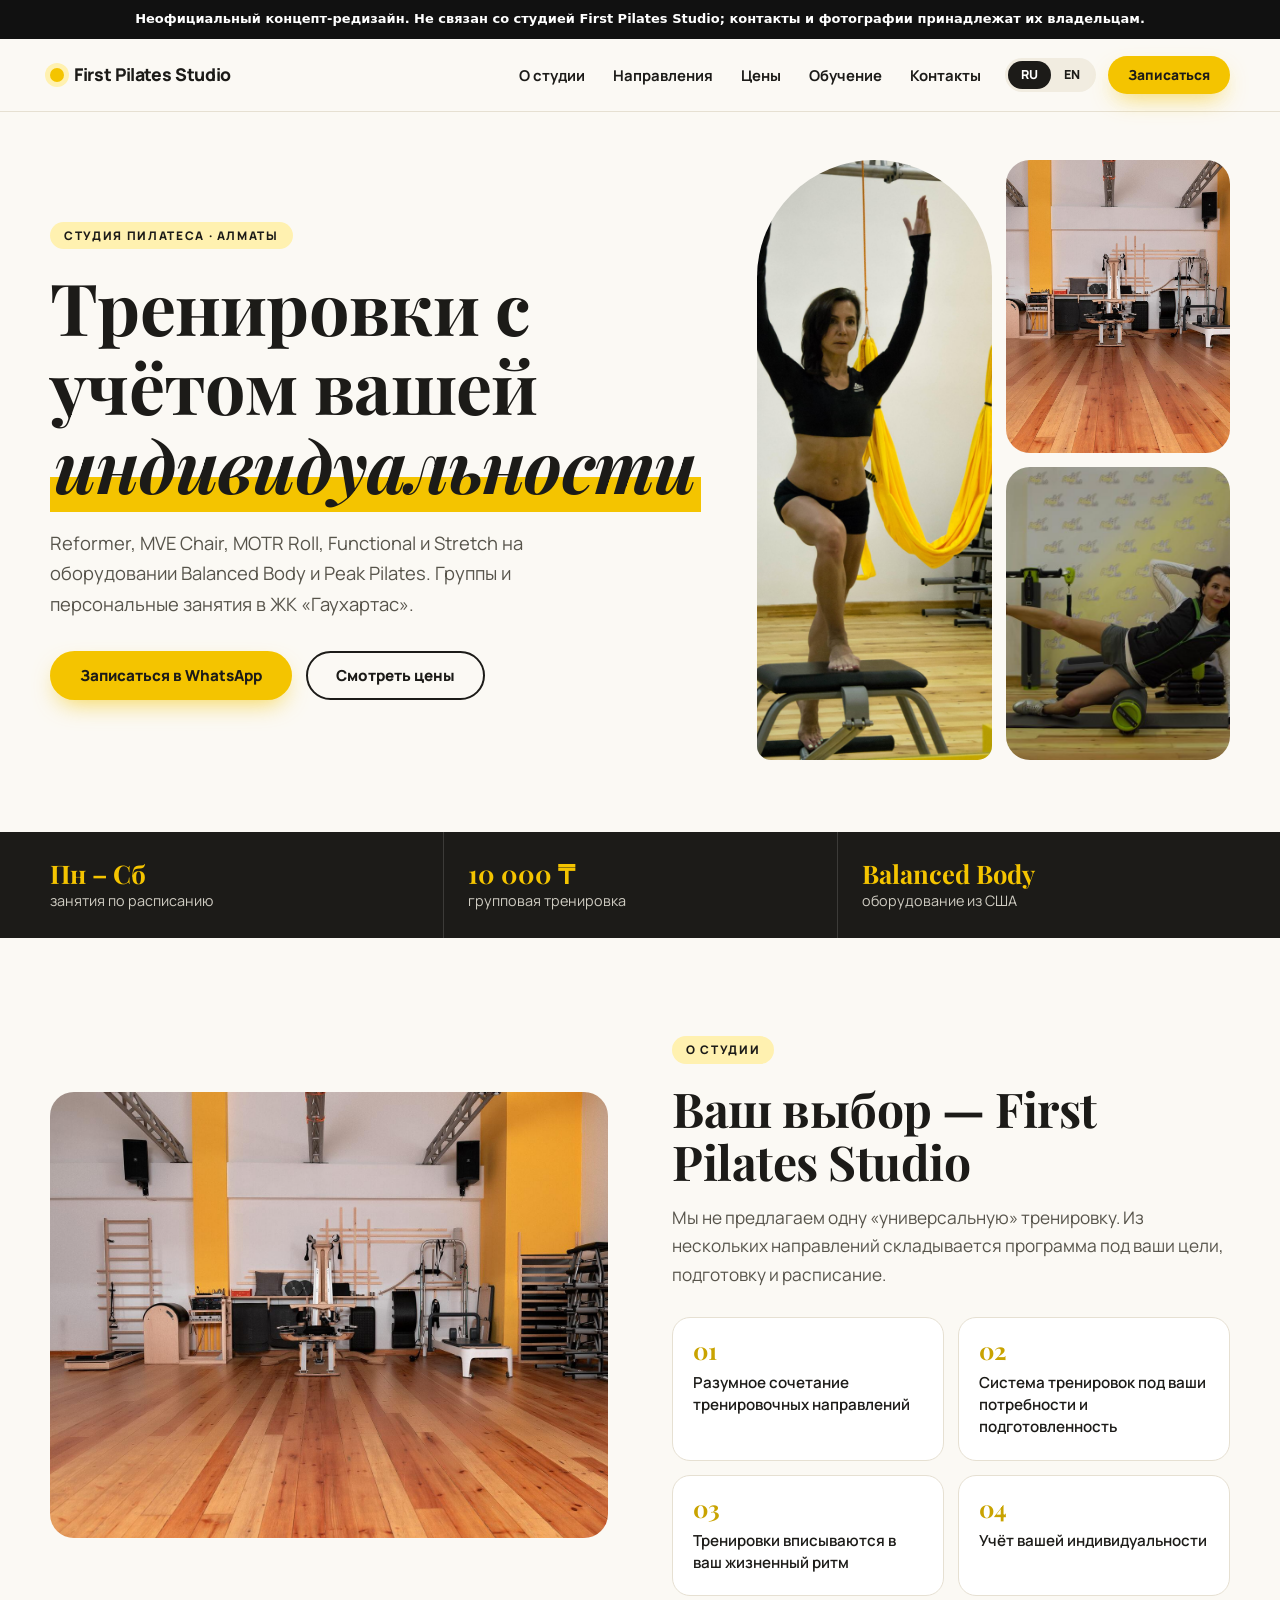
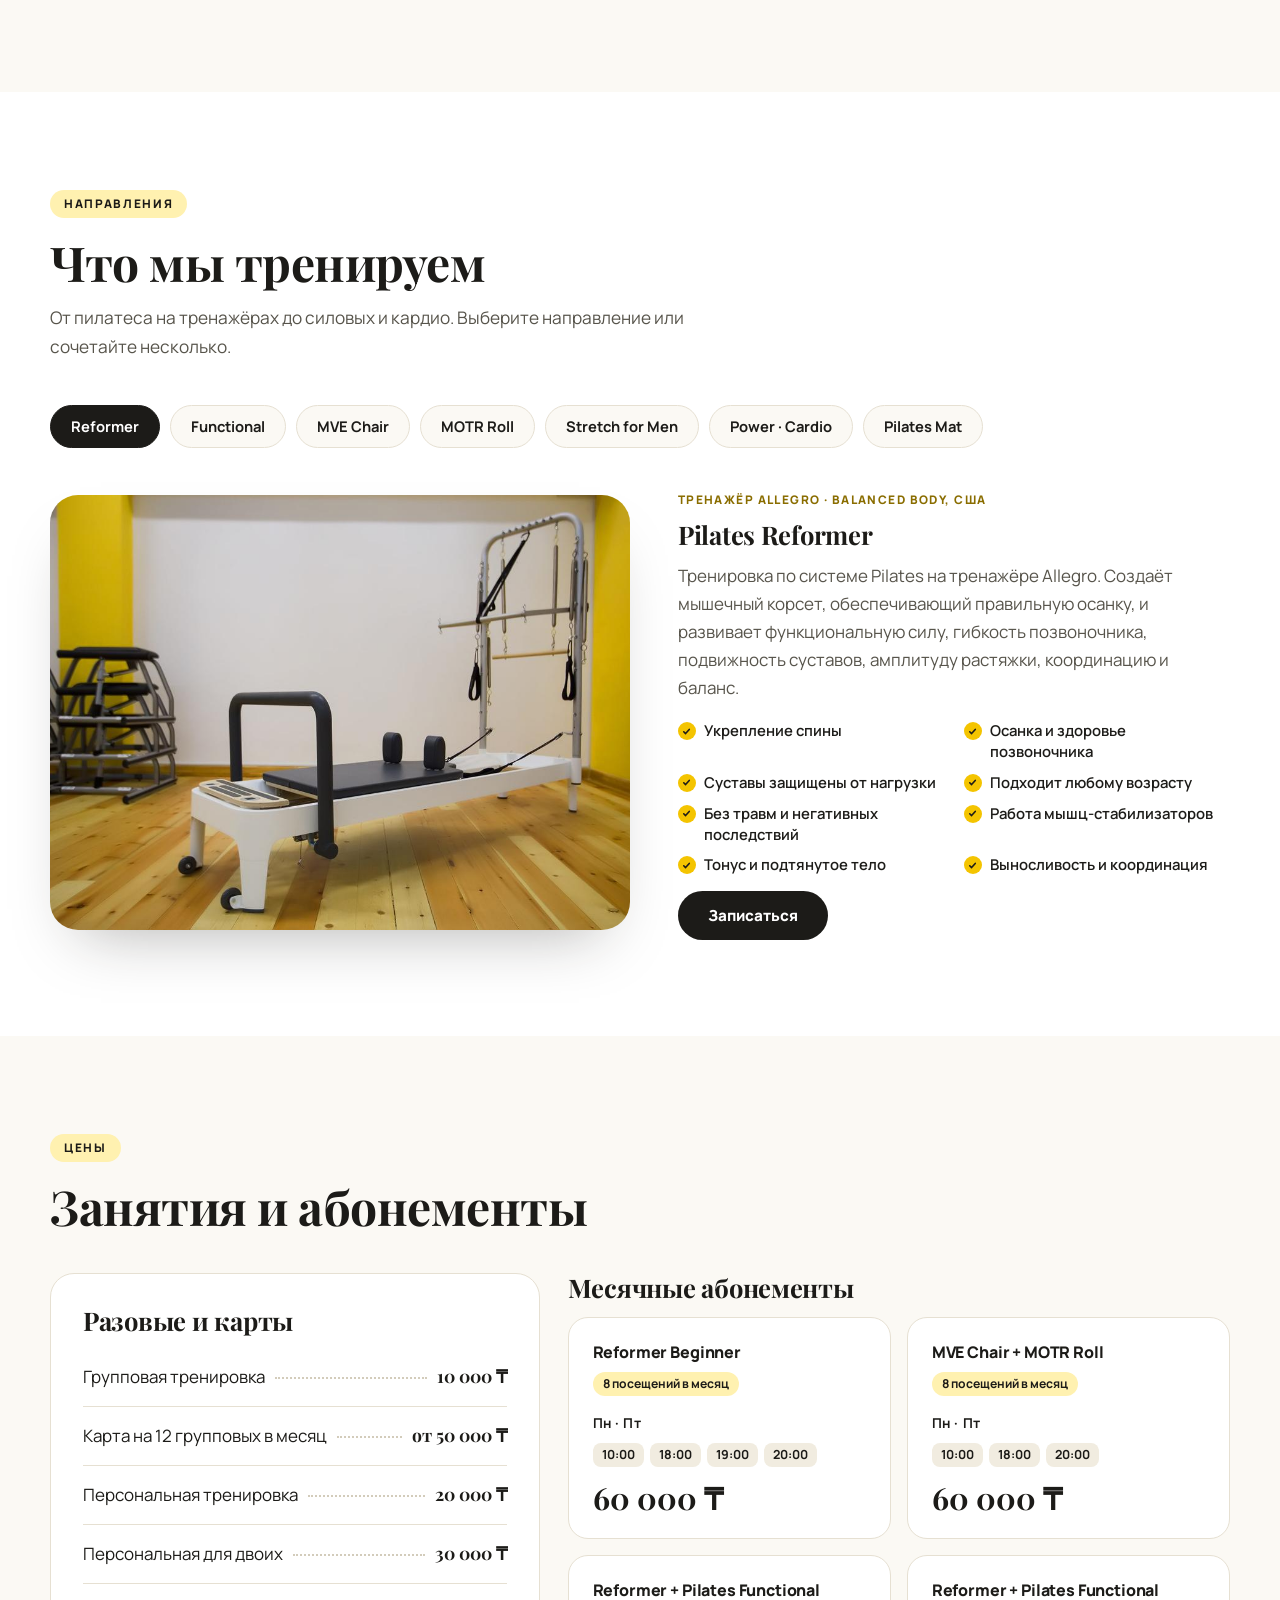
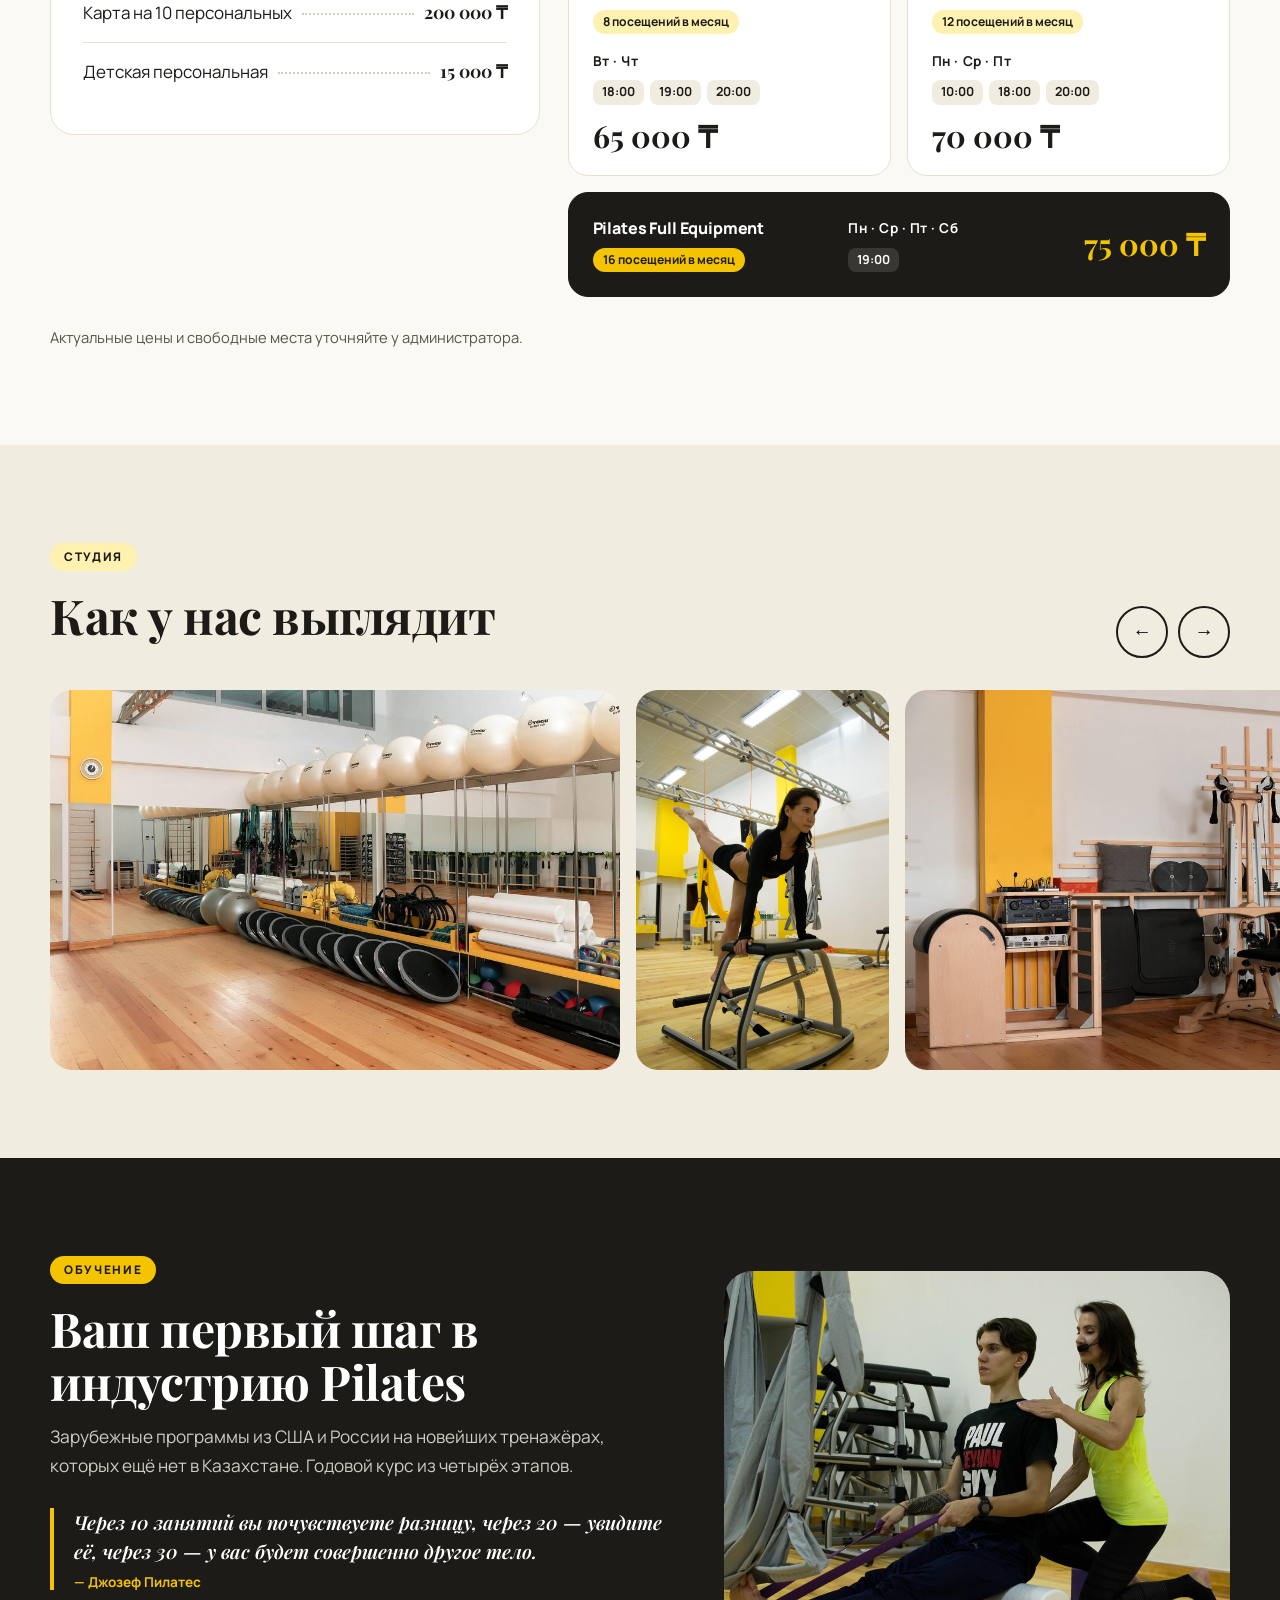
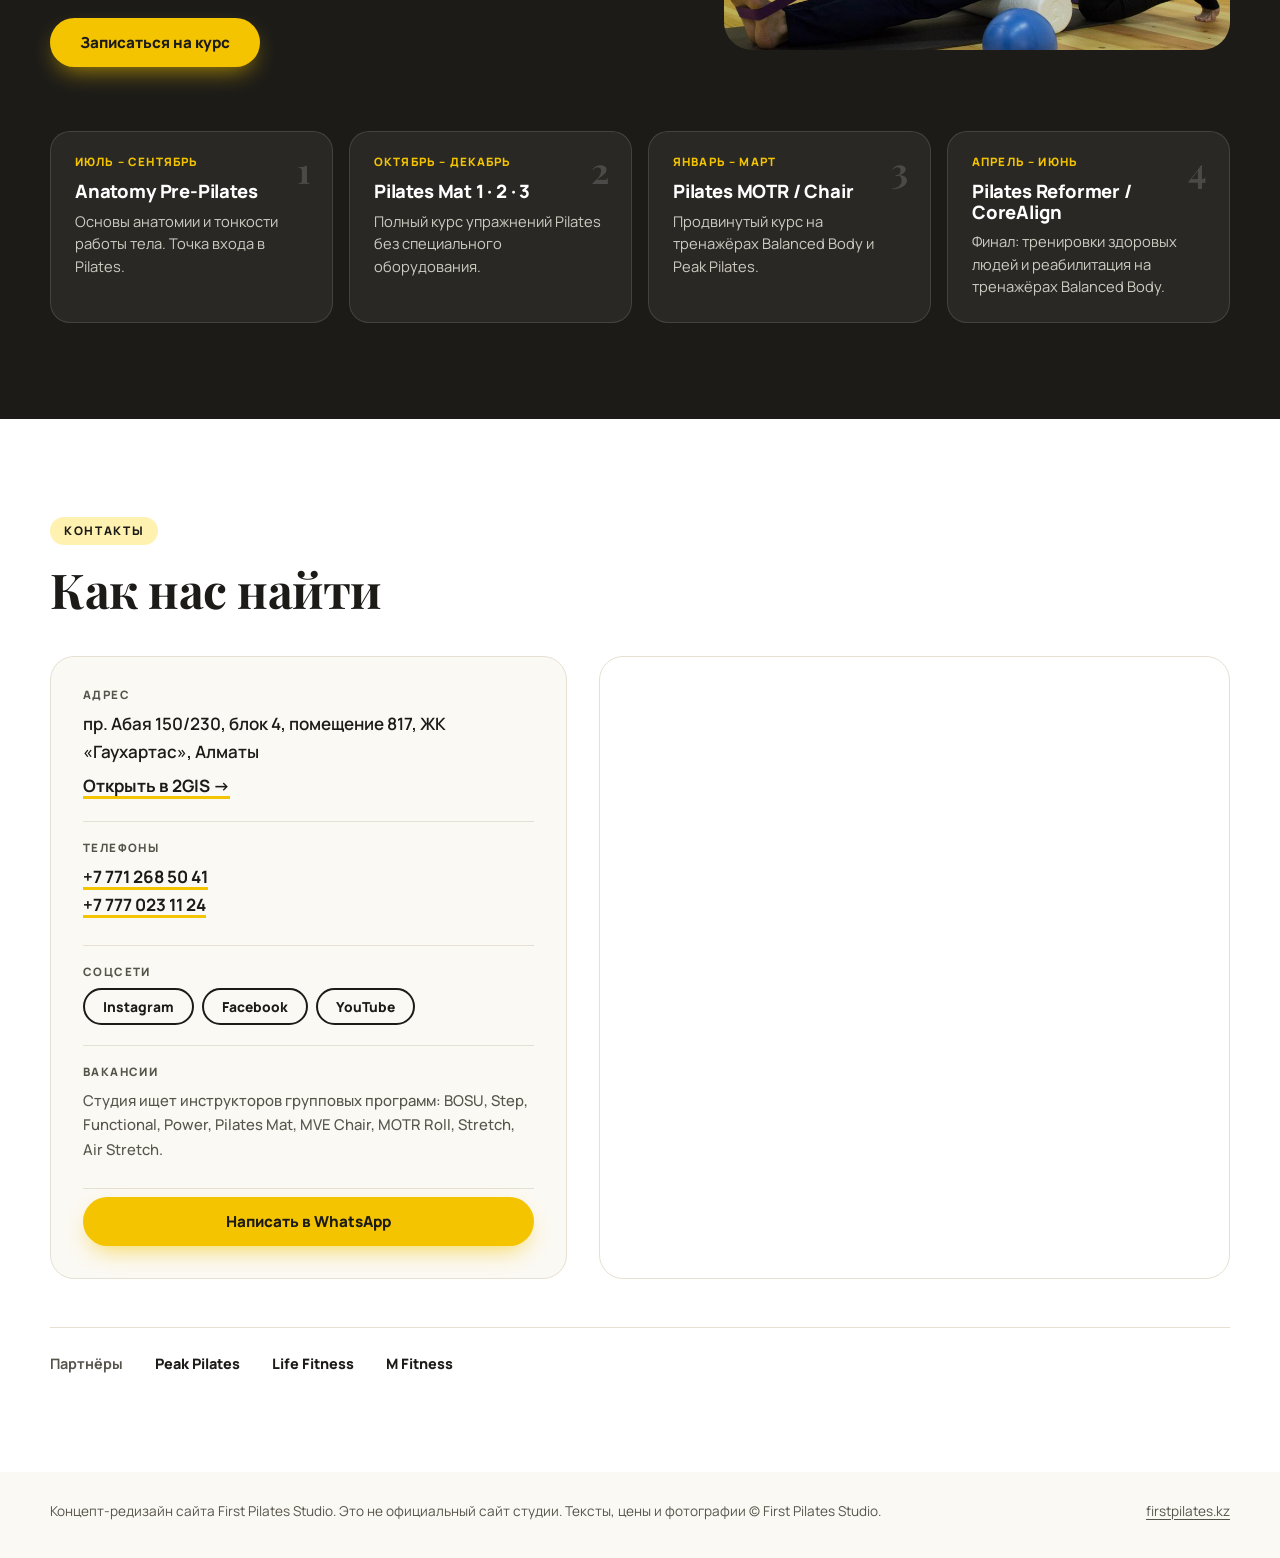
<file: index.html>
<!doctype html>
<html lang="ru">
<head>
<meta charset="UTF-8" />
<meta name="viewport" content="width=device-width, initial-scale=1" />
<meta name="robots" content="noindex, nofollow" />
<title data-en="First Pilates Studio — Pilates in Almaty: Reformer, Chair, MOTR Roll">First Pilates Studio — пилатес в Алматы: Reformer, Chair, MOTR Roll</title>
<meta name="description" content="Студия пилатеса в Алматы (ЖК «Гаухартас»): Reformer, MVE Chair, MOTR Roll, Functional, Stretch. Групповые и персональные тренировки, обучение инструкторов." data-en-content="Pilates studio in Almaty (Gaukhartas complex): Reformer, MVE Chair, MOTR Roll, Functional, Stretch. Group and personal training, instructor courses." />
<link rel="canonical" href="https://evergreen-pilates-site.pages.dev/" />
<meta property="og:type" content="website" />
<meta property="og:site_name" content="First Pilates Studio" />
<meta property="og:title" content="First Pilates Studio — пилатес в Алматы: Reformer, Chair, MOTR Roll" />
<meta property="og:description" content="Студия пилатеса в Алматы (ЖК «Гаухартас»): Reformer, MVE Chair, MOTR Roll, Functional, Stretch. Групповые и персональные тренировки, обучение инструкторов." />
<meta property="og:url" content="https://evergreen-pilates-site.pages.dev/" />
<meta property="og:image" content="https://evergreen-pilates-site.pages.dev/assets/img/studio.jpg" />
<meta name="twitter:card" content="summary_large_image" />
<link rel="icon" href="data:image/svg+xml,%3Csvg xmlns='http://www.w3.org/2000/svg' viewBox='0 0 32 32'%3E%3Ccircle cx='16' cy='16' r='12' fill='%23f4c400'/%3E%3C/svg%3E" />
<link rel="preconnect" href="https://fonts.googleapis.com" />
<link rel="preconnect" href="https://fonts.gstatic.com" crossorigin />
<link href="https://fonts.googleapis.com/css2?family=Manrope:wght@400;500;600;700;800&family=Playfair+Display:ital,wght@0,600;0,700;1,600&display=swap" rel="stylesheet" />
<link rel="stylesheet" href="/assets/css/app.css" />
</head>
<body>
<div class="concept-note" role="note" data-en="Unofficial concept redesign. Not affiliated with First Pilates Studio; contacts and photos belong to their owners.">Неофициальный концепт-редизайн. Не связан со студией First Pilates Studio; контакты и фотографии принадлежат их владельцам.</div>

<header class="site-header">
  <div class="wrap bar">
    <a href="#top" class="brand"><span class="dot"></span>First Pilates Studio</a>
    <nav class="nav" id="nav">
      <a href="#about" data-en="About">О студии</a><a href="#programs" data-en="Programs">Направления</a><a href="#pricing" data-en="Pricing">Цены</a><a href="#school" data-en="Training">Обучение</a><a href="#contact" data-en="Contact">Контакты</a>
    </nav>
    <div class="bar-right">
      <div class="lang" role="group" aria-label="Language">
        <button type="button" data-lang="ru" aria-pressed="true">RU</button>
        <button type="button" data-lang="en" aria-pressed="false">EN</button>
      </div>
      <a class="btn btn-yellow btn-sm hide-sm" href="https://wa.me/77712685041?text=%D0%97%D0%B4%D1%80%D0%B0%D0%B2%D1%81%D1%82%D0%B2%D1%83%D0%B9%D1%82%D0%B5%21%20%D0%A5%D0%BE%D1%87%D1%83%20%D0%B7%D0%B0%D0%BF%D0%B8%D1%81%D0%B0%D1%82%D1%8C%D1%81%D1%8F%20%D0%BD%D0%B0%20%D1%82%D1%80%D0%B5%D0%BD%D0%B8%D1%80%D0%BE%D0%B2%D0%BA%D1%83." data-en-href="https://wa.me/77712685041?text=Hello%21%20I%27d%20like%20to%20book%20a%20class." target="_blank" rel="noopener" data-en="Book now">Записаться</a>
      <button class="burger" type="button" aria-label="Menu" aria-expanded="false" aria-controls="nav">
        <span></span><span></span><span></span>
      </button>
    </div>
  </div>
</header>

<main id="top">

<section class="hero">
  <div class="wrap hero-grid">
    <div class="hero-copy">
      <span class="chip" data-en="Pilates studio · Almaty">Студия пилатеса · Алматы</span>
      <h1 data-en="Training built around your &lt;em&gt;individuality&lt;/em&gt;">Тренировки с учётом вашей <em>индивидуальности</em></h1>
      <p class="lead" data-en="Reformer, MVE Chair, MOTR Roll, Functional and Stretch on Balanced Body and Peak Pilates equipment. Group and personal sessions in the Gaukhartas complex.">Reformer, MVE Chair, MOTR Roll, Functional и Stretch на оборудовании Balanced Body и Peak Pilates. Группы и персональные занятия в ЖК «Гаухартас».</p>
      <div class="hero-cta">
        <a class="btn btn-yellow" href="https://wa.me/77712685041?text=%D0%97%D0%B4%D1%80%D0%B0%D0%B2%D1%81%D1%82%D0%B2%D1%83%D0%B9%D1%82%D0%B5%21%20%D0%A5%D0%BE%D1%87%D1%83%20%D0%B7%D0%B0%D0%BF%D0%B8%D1%81%D0%B0%D1%82%D1%8C%D1%81%D1%8F%20%D0%BD%D0%B0%20%D1%82%D1%80%D0%B5%D0%BD%D0%B8%D1%80%D0%BE%D0%B2%D0%BA%D1%83." data-en-href="https://wa.me/77712685041?text=Hello%21%20I%27d%20like%20to%20book%20a%20class." target="_blank" rel="noopener" data-en="Book on WhatsApp">Записаться в WhatsApp</a>
        <a class="btn btn-line" href="#pricing" data-en="See pricing">Смотреть цены</a>
      </div>
    </div>
    <div class="collage">
      <img class="c-big" src="/assets/img/hero.jpg" alt="Тренировка на подвесных гамаках" data-en-alt="Class on suspended hammocks" width="1680" height="2753" fetchpriority="high" />
      <img class="c-a" src="/assets/img/studio.jpg" alt="Светлый зал студии" data-en-alt="The bright studio hall" width="1680" height="1120" />
      <img class="c-b" src="/assets/img/g8.jpg" alt="Упражнение с роллом" data-en-alt="Exercise with a roll" width="960" height="640" />
    </div>
  </div>
</section>

<div class="strip">
  <div class="wrap strip-grid">
    <div><b data-en="Mon – Sat">Пн – Сб</b><span data-en="classes on schedule">занятия по расписанию</span></div>
    <div><b data-en="10,000 ₸">10&nbsp;000&nbsp;₸</b><span data-en="group class">групповая тренировка</span></div>
    <div><b>Balanced Body</b><span data-en="equipment from the USA">оборудование из США</span></div>
  </div>
</div>

<section id="about" class="about">
  <div class="wrap about-grid">
    <img src="/assets/img/studio.jpg" alt="Зал First Pilates Studio" data-en-alt="First Pilates Studio hall" width="1680" height="1120" loading="lazy" />
    <div>
      <span class="eyebrow" data-en="About">О студии</span>
      <h2 data-en="Your choice — First Pilates Studio">Ваш выбор — First Pilates Studio</h2>
      <p class="muted" data-en="We don&#x27;t offer one “universal” workout. Several methods add up to a program for your goals, fitness level and schedule.">Мы не предлагаем одну «универсальную» тренировку. Из нескольких направлений складывается программа под ваши цели, подготовку и расписание.</p>
      <div class="tiles">
        <div class="tile"><span>01</span><p data-en="A sensible combination of training methods">Разумное сочетание тренировочных направлений</p></div>
        <div class="tile"><span>02</span><p data-en="A training system matched to your needs and level">Система тренировок под ваши потребности и подготовленность</p></div>
        <div class="tile"><span>03</span><p data-en="Training that fits the rhythm of your life">Тренировки вписываются в ваш жизненный ритм</p></div>
        <div class="tile"><span>04</span><p data-en="Your individuality taken into account">Учёт вашей индивидуальности</p></div>
      </div>
    </div>
  </div>
</section>

<section id="programs" class="programs">
  <div class="wrap">
    <div class="head">
      <span class="eyebrow" data-en="Programs">Направления</span>
      <h2 data-en="What we train">Что мы тренируем</h2>
      <p class="muted" data-en="From equipment Pilates to strength and cardio. Pick one program or combine several.">От пилатеса на тренажёрах до силовых и кардио. Выберите направление или сочетайте несколько.</p>
    </div>
    <div class="tabs" role="tablist" aria-label="Programs"><button class="tab" role="tab" id="tab-reformer" aria-controls="pane-reformer" aria-selected="true" data-en="Reformer">Reformer</button><button class="tab" role="tab" id="tab-functional" aria-controls="pane-functional" aria-selected="false" data-en="Functional">Functional</button><button class="tab" role="tab" id="tab-chair" aria-controls="pane-chair" aria-selected="false" data-en="MVE Chair">MVE Chair</button><button class="tab" role="tab" id="tab-motr" aria-controls="pane-motr" aria-selected="false" data-en="MOTR Roll">MOTR Roll</button><button class="tab" role="tab" id="tab-stretch" aria-controls="pane-stretch" aria-selected="false" data-en="Stretch for Men">Stretch for Men</button><button class="tab" role="tab" id="tab-power" aria-controls="pane-power" aria-selected="false" data-en="Power · Cardio">Power · Cardio</button><button class="tab" role="tab" id="tab-mat" aria-controls="pane-mat" aria-selected="false" data-en="Pilates Mat">Pilates Mat</button></div>
    <div class="panes">
      <div class="pane" role="tabpanel" id="pane-reformer" aria-labelledby="tab-reformer">
        <img src="/assets/img/reformer.jpg" alt="Тренажёр Pilates Reformer Allegro" data-en-alt="Pilates Reformer Allegro machine" width="1060" height="706" loading="eager" />
        <div class="pane-body">
          <span class="kicker" data-en="Allegro machine · Balanced Body, USA">Тренажёр Allegro · Balanced Body, США</span>
          <h3>Pilates Reformer</h3>
          <p data-en="Pilates training on the Allegro reformer. It builds a muscular corset for flawless posture and develops functional strength, spinal flexibility, joint mobility, stretch range, coordination and balance.">Тренировка по системе Pilates на тренажёре Allegro. Создаёт мышечный корсет, обеспечивающий правильную осанку, и развивает функциональную силу, гибкость позвоночника, подвижность суставов, амплитуду растяжки, координацию и баланс.</p>
          <ul class="ticks"><li data-en="Stronger back">Укрепление спины</li><li data-en="Posture and spine health">Осанка и здоровье позвоночника</li><li data-en="Joints protected from strain">Суставы защищены от нагрузки</li><li data-en="Suitable for any age">Подходит любому возрасту</li><li data-en="No injuries or side effects">Без травм и негативных последствий</li><li data-en="Works stabiliser muscles">Работа мышц-стабилизаторов</li><li data-en="Toned, lean body">Тонус и подтянутое тело</li><li data-en="Endurance and coordination">Выносливость и координация</li></ul>
          <a class="btn btn-dark" href="https://wa.me/77712685041?text=%D0%97%D0%B4%D1%80%D0%B0%D0%B2%D1%81%D1%82%D0%B2%D1%83%D0%B9%D1%82%D0%B5%21%20%D0%A5%D0%BE%D1%87%D1%83%20%D0%B7%D0%B0%D0%BF%D0%B8%D1%81%D0%B0%D1%82%D1%8C%D1%81%D1%8F%3A%20Pilates%20Reformer." data-en-href="https://wa.me/77712685041?text=Hello%21%20I%27d%20like%20to%20book%3A%20Pilates%20Reformer." target="_blank" rel="noopener" data-en="Book this">Записаться</a>
        </div>
      </div>
      <div class="pane" role="tabpanel" id="pane-functional" aria-labelledby="tab-functional" hidden>
        <img src="/assets/img/functional.jpg" alt="Тренировка Pilates Functional с оборудованием" data-en-alt="Pilates Functional class with equipment" width="1060" height="706" loading="lazy" />
        <div class="pane-body">
          <span class="kicker" data-en="Balls · rings · rollers">Мячи · кольца · роллы</span>
          <h3>Pilates Functional</h3>
          <p data-en="A program with balls, isotonic rings and rollers. It builds a muscular corset that helps keep the natural curves of the spine.">Программа с мячами, изотоническими кольцами и роллами. Создаёт мышечный корсет, который помогает сохранять правильные изгибы позвоночника.</p>
          
          <a class="btn btn-dark" href="https://wa.me/77712685041?text=%D0%97%D0%B4%D1%80%D0%B0%D0%B2%D1%81%D1%82%D0%B2%D1%83%D0%B9%D1%82%D0%B5%21%20%D0%A5%D0%BE%D1%87%D1%83%20%D0%B7%D0%B0%D0%BF%D0%B8%D1%81%D0%B0%D1%82%D1%8C%D1%81%D1%8F%3A%20Pilates%20Functional." data-en-href="https://wa.me/77712685041?text=Hello%21%20I%27d%20like%20to%20book%3A%20Pilates%20Functional." target="_blank" rel="noopener" data-en="Book this">Записаться</a>
        </div>
      </div>
      <div class="pane" role="tabpanel" id="pane-chair" aria-labelledby="tab-chair" hidden>
        <img src="/assets/img/chair.jpg" alt="Тренажёр MVE Chair" data-en-alt="MVE Chair trainer" width="1060" height="706" loading="lazy" />
        <div class="pane-body">
          <span class="kicker" data-en="Chair trainer">Тренажёр-стул</span>
          <h3>Pilates MVE Chair</h3>
          <p data-en="Training on the MVE Chair. The trainer improves the work of the muscles that hold the spine upright while seated.">Тренировка на специальном тренажёре-стуле MVE Chair. Тренажёр улучшает работу мышц, удерживающих позвоночник в положении сидя.</p>
          
          <a class="btn btn-dark" href="https://wa.me/77712685041?text=%D0%97%D0%B4%D1%80%D0%B0%D0%B2%D1%81%D1%82%D0%B2%D1%83%D0%B9%D1%82%D0%B5%21%20%D0%A5%D0%BE%D1%87%D1%83%20%D0%B7%D0%B0%D0%BF%D0%B8%D1%81%D0%B0%D1%82%D1%8C%D1%81%D1%8F%3A%20Pilates%20MVE%20Chair." data-en-href="https://wa.me/77712685041?text=Hello%21%20I%27d%20like%20to%20book%3A%20Pilates%20MVE%20Chair." target="_blank" rel="noopener" data-en="Book this">Записаться</a>
        </div>
      </div>
      <div class="pane" role="tabpanel" id="pane-motr" aria-labelledby="tab-motr" hidden>
        <img src="/assets/img/motr.jpg" alt="Тренажёр MOTR Roll" data-en-alt="MOTR Roll trainer" width="1060" height="706" loading="lazy" />
        <div class="pane-body">
          <span class="kicker" data-en="Eight planes · three resistance levels">Восемь плоскостей · три уровня нагрузки</span>
          <h3>Pilates MOTR Roll</h3>
          <p data-en="A multi-function roll with resistance cords lets you work in eight planes at one of three resistance levels. It strengthens the deep muscles and widens the range of exercises.">Многофункциональный ролл с амортизаторами позволяет работать в восьми плоскостях с одним из трёх уровней сопротивления. Увеличивает силу глубоких мышц и расширяет диапазон упражнений.</p>
          
          <a class="btn btn-dark" href="https://wa.me/77712685041?text=%D0%97%D0%B4%D1%80%D0%B0%D0%B2%D1%81%D1%82%D0%B2%D1%83%D0%B9%D1%82%D0%B5%21%20%D0%A5%D0%BE%D1%87%D1%83%20%D0%B7%D0%B0%D0%BF%D0%B8%D1%81%D0%B0%D1%82%D1%8C%D1%81%D1%8F%3A%20Pilates%20MOTR%20Roll." data-en-href="https://wa.me/77712685041?text=Hello%21%20I%27d%20like%20to%20book%3A%20Pilates%20MOTR%20Roll." target="_blank" rel="noopener" data-en="Book this">Записаться</a>
        </div>
      </div>
      <div class="pane" role="tabpanel" id="pane-stretch" aria-labelledby="tab-stretch" hidden>
        <img src="/assets/img/stretch.jpg" alt="Растяжка на гамаках" data-en-alt="Hammock stretching" width="1060" height="706" loading="lazy" />
        <div class="pane-body">
          <span class="kicker" data-en="Hammocks · Reformer · Gyrotonic®">Гамаки · Reformer · Gyrotonic®</span>
          <h3>Stretch for Men</h3>
          <p data-en="Training for elastic ligaments and large muscles, joint mobility and a flexible spine. Hammock stretching is combined with deep-muscle strengthening, Reformer work and the Gyrotonic® method on the Pulley Tower.">Тренировка для эластичности связок и крупных мышц, подвижности суставов и гибкости позвоночника. Растяжка на гамаках сочетается с укреплением глубоких мышц, а также с упражнениями на Reformer и методом Gyrotonic® на Pully Tower.</p>
          
          <a class="btn btn-dark" href="https://wa.me/77712685041?text=%D0%97%D0%B4%D1%80%D0%B0%D0%B2%D1%81%D1%82%D0%B2%D1%83%D0%B9%D1%82%D0%B5%21%20%D0%A5%D0%BE%D1%87%D1%83%20%D0%B7%D0%B0%D0%BF%D0%B8%D1%81%D0%B0%D1%82%D1%8C%D1%81%D1%8F%3A%20Stretch%20for%20Men." data-en-href="https://wa.me/77712685041?text=Hello%21%20I%27d%20like%20to%20book%3A%20Stretch%20for%20Men." target="_blank" rel="noopener" data-en="Book this">Записаться</a>
        </div>
      </div>
      <div class="pane" role="tabpanel" id="pane-power" aria-labelledby="tab-power" hidden>
        <img src="/assets/img/power.jpg" alt="Групповая функциональная тренировка" data-en-alt="Group functional training" width="1060" height="706" loading="lazy" />
        <div class="pane-body">
          <span class="kicker" data-en="Strength and cardio">Силовые и кардио</span>
          <h3>Power · Cardio · Functional training</h3>
          <p data-en="Power strengthens the large muscles of the whole body and shapes it. Cardio builds heart and overall muscular endurance. Functional training uses your own body weight to improve muscle memory and safe everyday movement.">Power укрепляет крупные мышцы всего тела и корректирует формы. Cardio развивает выносливость сердца и всех мышц. Functional training — упражнения с собственным весом, которые улучшают мышечную память и учат правильно двигаться в повседневной жизни.</p>
          
          <a class="btn btn-dark" href="https://wa.me/77712685041?text=%D0%97%D0%B4%D1%80%D0%B0%D0%B2%D1%81%D1%82%D0%B2%D1%83%D0%B9%D1%82%D0%B5%21%20%D0%A5%D0%BE%D1%87%D1%83%20%D0%B7%D0%B0%D0%BF%D0%B8%D1%81%D0%B0%D1%82%D1%8C%D1%81%D1%8F%3A%20Power%20%C2%B7%20Cardio%20%C2%B7%20Functional%20training." data-en-href="https://wa.me/77712685041?text=Hello%21%20I%27d%20like%20to%20book%3A%20Power%20%C2%B7%20Cardio%20%C2%B7%20Functional%20training." target="_blank" rel="noopener" data-en="Book this">Записаться</a>
        </div>
      </div>
      <div class="pane" role="tabpanel" id="pane-mat" aria-labelledby="tab-mat" hidden>
        <img src="/assets/img/g4.jpg" alt="Занятие Pilates Mat" data-en-alt="Pilates Mat session" width="1060" height="706" loading="lazy" />
        <div class="pane-body">
          <span class="kicker" data-en="No equipment · for beginners">Без оборудования · для начинающих</span>
          <h3>Pilates Mat I</h3>
          <p data-en="An entry-level course in the Pilates system without equipment: diaphragmatic breathing, neutral spine, core exercises for beginners and their modifications.">Начальный курс по системе Pilates без оборудования: диафрагмальное дыхание, нейтральное положение позвоночника, основные упражнения для начинающих и их модификации.</p>
          
          <a class="btn btn-dark" href="https://wa.me/77712685041?text=%D0%97%D0%B4%D1%80%D0%B0%D0%B2%D1%81%D1%82%D0%B2%D1%83%D0%B9%D1%82%D0%B5%21%20%D0%A5%D0%BE%D1%87%D1%83%20%D0%B7%D0%B0%D0%BF%D0%B8%D1%81%D0%B0%D1%82%D1%8C%D1%81%D1%8F%3A%20Pilates%20Mat%20I." data-en-href="https://wa.me/77712685041?text=Hello%21%20I%27d%20like%20to%20book%3A%20Pilates%20Mat%20I." target="_blank" rel="noopener" data-en="Book this">Записаться</a>
        </div>
      </div>
    </div>
  </div>
</section>

<section id="pricing" class="pricing">
  <div class="wrap">
    <div class="head">
      <span class="eyebrow" data-en="Pricing">Цены</span>
      <h2 data-en="Classes and memberships">Занятия и абонементы</h2>
    </div>
    <div class="pricing-grid">
      <div class="card singles">
        <h3 data-en="Single sessions and packs">Разовые и карты</h3>
        <ul class="ledger"><li><span data-en="Group class">Групповая тренировка</span><i class="leader"></i><b data-en="10,000 ₸">10 000 ₸</b></li><li><span data-en="12 group classes / month">Карта на 12 групповых в месяц</span><i class="leader"></i><b data-en="from 50,000 ₸">от 50 000 ₸</b></li><li><span data-en="Personal session">Персональная тренировка</span><i class="leader"></i><b data-en="20,000 ₸">20 000 ₸</b></li><li><span data-en="Personal session for two">Персональная для двоих</span><i class="leader"></i><b data-en="30,000 ₸">30 000 ₸</b></li><li><span data-en="10 personal sessions">Карта на 10 персональных</span><i class="leader"></i><b data-en="200,000 ₸">200 000 ₸</b></li><li><span data-en="Children&#x27;s personal session">Детская персональная</span><i class="leader"></i><b data-en="15,000 ₸">15 000 ₸</b></li></ul>
      </div>
      <div>
        <h3 class="sub" data-en="Monthly memberships">Месячные абонементы</h3>
        <div class="plans">
        <article class="plan">
          <div class="plan-top"><h4>Reformer Beginner</h4>
            <span class="pill" data-en="8 visits / month">8 посещений в месяц</span></div>
          <div class="plan-when"><strong data-en="Mon · Fri">Пн · Пт</strong><div class="chips"><span>10:00</span><span>18:00</span><span>19:00</span><span>20:00</span></div></div>
          <div class="plan-price" data-en="60,000 ₸">60 000 ₸</div>
        </article>
        <article class="plan">
          <div class="plan-top"><h4>MVE Chair + MOTR Roll</h4>
            <span class="pill" data-en="8 visits / month">8 посещений в месяц</span></div>
          <div class="plan-when"><strong data-en="Mon · Fri">Пн · Пт</strong><div class="chips"><span>10:00</span><span>18:00</span><span>20:00</span></div></div>
          <div class="plan-price" data-en="60,000 ₸">60 000 ₸</div>
        </article>
        <article class="plan">
          <div class="plan-top"><h4>Reformer + Pilates Functional</h4>
            <span class="pill" data-en="8 visits / month">8 посещений в месяц</span></div>
          <div class="plan-when"><strong data-en="Tue · Thu">Вт · Чт</strong><div class="chips"><span>18:00</span><span>19:00</span><span>20:00</span></div></div>
          <div class="plan-price" data-en="65,000 ₸">65 000 ₸</div>
        </article>
        <article class="plan">
          <div class="plan-top"><h4>Reformer + Pilates Functional</h4>
            <span class="pill" data-en="12 visits / month">12 посещений в месяц</span></div>
          <div class="plan-when"><strong data-en="Mon · Wed · Fri">Пн · Ср · Пт</strong><div class="chips"><span>10:00</span><span>18:00</span><span>20:00</span></div></div>
          <div class="plan-price" data-en="70,000 ₸">70 000 ₸</div>
        </article>
        <article class="plan plan-dark">
          <div class="plan-top"><h4>Pilates Full Equipment</h4>
            <span class="pill" data-en="16 visits / month">16 посещений в месяц</span></div>
          <div class="plan-when"><strong data-en="Mon · Wed · Fri · Sat">Пн · Ср · Пт · Сб</strong><div class="chips"><span>19:00</span></div></div>
          <div class="plan-price" data-en="75,000 ₸">75 000 ₸</div>
        </article>
        </div>
      </div>
    </div>
    <p class="note" data-en="Please confirm current prices and availability with the front desk.">Актуальные цены и свободные места уточняйте у администратора.</p>
  </div>
</section>

<section class="gallery" aria-label="Gallery">
  <div class="wrap head-row">
    <div class="head" style="margin:0">
      <span class="eyebrow" data-en="The studio">Студия</span>
      <h2 data-en="Take a look inside">Как у нас выглядит</h2>
    </div>
    <div class="arrows">
      <button type="button" class="arrow" data-dir="-1" aria-label="Back">←</button>
      <button type="button" class="arrow" data-dir="1" aria-label="Next">→</button>
    </div>
  </div>
  <div class="rail" id="rail"><img src="/assets/img/g1.jpg" alt="Зал с зеркалами и мячами" data-en-alt="Hall with mirrors and balls" width="960" height="640" loading="lazy" /><img src="/assets/img/g9.jpg" alt="Тренировка на Chair" data-en-alt="Chair workout" width="960" height="1440" loading="lazy" /><img src="/assets/img/g2.jpg" alt="Зона с тренажёрами" data-en-alt="Equipment corner" width="960" height="640" loading="lazy" /><img src="/assets/img/g3.jpg" alt="Гамаки и зеркальная стена" data-en-alt="Hammocks and mirror wall" width="960" height="640" loading="lazy" /><img src="/assets/img/g4.jpg" alt="Растяжка на полу" data-en-alt="Floor stretching" width="960" height="640" loading="lazy" /><img src="/assets/img/g5.jpg" alt="Групповое занятие на гамаках" data-en-alt="Group class on hammocks" width="960" height="640" loading="lazy" /><img src="/assets/img/g6.jpg" alt="Боковая растяжка на Chair" data-en-alt="Side stretch on the Chair" width="960" height="640" loading="lazy" /><img src="/assets/img/g7.jpg" alt="Ряд тренажёров Chair" data-en-alt="A row of Chair trainers" width="960" height="640" loading="lazy" /><img src="/assets/img/g8.jpg" alt="Упражнение с роллом" data-en-alt="Exercise with a roll" width="960" height="640" loading="lazy" /></div>
</section>

<section id="school" class="school">
  <div class="wrap">
    <div class="school-top">
      <div>
        <span class="eyebrow" data-en="Training">Обучение</span>
        <h2 data-en="Your first step into the Pilates industry">Ваш первый шаг в индустрию Pilates</h2>
        <p class="muted" data-en="Programs from the USA and Russia on the newest equipment, much of it not yet available elsewhere in Kazakhstan. A one-year course in four stages.">Зарубежные программы из США и России на новейших тренажёрах, которых ещё нет в Казахстане. Годовой курс из четырёх этапов.</p>
        <blockquote><span data-en="In 10 sessions you&#x27;ll feel the difference, in 20 you&#x27;ll see it, in 30 you&#x27;ll have a whole new body.">Через 10 занятий вы почувствуете разницу, через 20 — увидите её, через 30 — у вас будет совершенно другое тело.</span><cite data-en="— Joseph Pilates">— Джозеф Пилатес</cite></blockquote>
        <a class="btn btn-yellow" href="https://wa.me/77712685041?text=%D0%97%D0%B4%D1%80%D0%B0%D0%B2%D1%81%D1%82%D0%B2%D1%83%D0%B9%D1%82%D0%B5%21%20%D0%A5%D0%BE%D1%87%D1%83%20%D1%83%D0%B7%D0%BD%D0%B0%D1%82%D1%8C%20%D0%BF%D1%80%D0%BE%20%D0%BE%D0%B1%D1%83%D1%87%D0%B5%D0%BD%D0%B8%D0%B5%20Pilates." data-en-href="https://wa.me/77712685041?text=Hello%21%20I%27d%20like%20to%20know%20more%20about%20the%20Pilates%20training%20course." target="_blank" rel="noopener" data-en="Enquire about the course">Записаться на курс</a>
      </div>
      <img src="/assets/img/school.jpg" alt="Инструктор показывает технику упражнения" data-en-alt="An instructor demonstrating an exercise" width="1060" height="706" loading="lazy" />
    </div>
    <ol class="steps"><li class="step"><span class="step-n">1</span><span class="step-when" data-en="July – September">Июль – сентябрь</span><h4>Anatomy Pre-Pilates</h4><p data-en="The basics of anatomy and how the body works. The entry point into Pilates.">Основы анатомии и тонкости работы тела. Точка входа в Pilates.</p></li><li class="step"><span class="step-n">2</span><span class="step-when" data-en="October – December">Октябрь – декабрь</span><h4>Pilates Mat 1 · 2 · 3</h4><p data-en="A full course of Pilates exercises without special equipment.">Полный курс упражнений Pilates без специального оборудования.</p></li><li class="step"><span class="step-n">3</span><span class="step-when" data-en="January – March">Январь – март</span><h4>Pilates MOTR / Chair</h4><p data-en="An advanced course on Balanced Body and Peak Pilates equipment.">Продвинутый курс на тренажёрах Balanced Body и Peak Pilates.</p></li><li class="step"><span class="step-n">4</span><span class="step-when" data-en="April – June">Апрель – июнь</span><h4>Pilates Reformer / CoreAlign</h4><p data-en="The final stage: training healthy clients and rehabilitation on Balanced Body equipment.">Финал: тренировки здоровых людей и реабилитация на тренажёрах Balanced Body.</p></li></ol>
  </div>
</section>

<section id="contact" class="contact">
  <div class="wrap">
    <div class="head">
      <span class="eyebrow" data-en="Contact">Контакты</span>
      <h2 data-en="How to find us">Как нас найти</h2>
    </div>
    <div class="contact-grid">
      <div class="info">
        <div class="info-row"><small data-en="Address">Адрес</small>
          <p data-en="150/230 Abay Ave, block 4, room 817, Gaukhartas complex, Almaty">пр. Абая 150/230, блок 4, помещение 817, ЖК «Гаухартас», Алматы</p>
          <a href="https://2gis.kz/almaty/search/%D0%90%D0%B1%D0%B0%D1%8F%20150%2F230" target="_blank" rel="noopener" data-en="Open in 2GIS →">Открыть в 2GIS →</a></div>
        <div class="info-row"><small data-en="Phones">Телефоны</small><p><a href="tel:+77712685041">+7 771 268 50 41</a><br /><a href="tel:+77770231124">+7 777 023 11 24</a></p></div>
        <div class="info-row"><small data-en="Social media">Соцсети</small>
          <div class="socials">
            <a class="btn btn-line btn-sm" href="https://www.instagram.com/first.pilates.studio/" target="_blank" rel="noopener">Instagram</a>
            <a class="btn btn-line btn-sm" href="https://www.facebook.com/coreandpilates/" target="_blank" rel="noopener">Facebook</a>
            <a class="btn btn-line btn-sm" href="https://www.youtube.com/channel/UCIovQDitoagB2rolle4JJYA" target="_blank" rel="noopener">YouTube</a>
          </div></div>
        <div class="info-row"><small data-en="Vacancies">Вакансии</small>
          <p class="small-p" data-en="The studio is hiring group program instructors: BOSU, Step, Functional, Power, Pilates Mat, MVE Chair, MOTR Roll, Stretch, Air Stretch.">Студия ищет инструкторов групповых программ: BOSU, Step, Functional, Power, Pilates Mat, MVE Chair, MOTR Roll, Stretch, Air Stretch.</p></div>
        <a class="btn btn-yellow wide" href="https://wa.me/77712685041?text=%D0%97%D0%B4%D1%80%D0%B0%D0%B2%D1%81%D1%82%D0%B2%D1%83%D0%B9%D1%82%D0%B5%21%20%D0%A5%D0%BE%D1%87%D1%83%20%D0%B7%D0%B0%D0%BF%D0%B8%D1%81%D0%B0%D1%82%D1%8C%D1%81%D1%8F%20%D0%BD%D0%B0%20%D1%82%D1%80%D0%B5%D0%BD%D0%B8%D1%80%D0%BE%D0%B2%D0%BA%D1%83." data-en-href="https://wa.me/77712685041?text=Hello%21%20I%27d%20like%20to%20book%20a%20class." target="_blank" rel="noopener" data-en="Message us on WhatsApp">Написать в WhatsApp</a>
      </div>
      <div class="map"><iframe src="https://www.google.com/maps?q=%D0%90%D0%B1%D0%B0%D1%8F%20150/230%2C%20%D0%90%D0%BB%D0%BC%D0%B0%D1%82%D1%8B&hl=ru&z=17&output=embed" title="Карта: First Pilates Studio, Алматы" data-en-title="Map: First Pilates Studio, Almaty" loading="lazy" referrerpolicy="no-referrer-when-downgrade" allowfullscreen></iframe></div>
    </div>
    <div class="partners">
      <strong data-en="Partners">Партнёры</strong>
      <a href="http://peakpilates.kz/proekty/first-pilates-studio/" target="_blank" rel="noopener">Peak Pilates</a>
      <a href="http://www.lifefitness.kz/" target="_blank" rel="noopener">Life Fitness</a>
      <a href="http://www.mfitness.kz/" target="_blank" rel="noopener">M Fitness</a>
    </div>
  </div>
</section>
</main>

<footer class="site-footer">
  <div class="wrap foot">
    <span data-en="A concept redesign of the First Pilates Studio website. This is not the studio&#x27;s official site. Texts, prices and photos © First Pilates Studio.">Концепт-редизайн сайта First Pilates Studio. Это не официальный сайт студии. Тексты, цены и фотографии © First Pilates Studio.</span>
    <a href="https://firstpilates.kz/" target="_blank" rel="noopener">firstpilates.kz</a>
  </div>
</footer>

<script src="/assets/js/app.js" defer></script>
</body>
</html>
</file>
<file: assets/css/app.css>
/* ===== Tokens ===== */
:root {
  --yellow: #f4c400;
  --yellow-soft: #fff1b0;
  --ink: #1c1b18;
  --ink-2: #57544b;
  --bg: #fbf9f4;
  --sand: #f1ece0;
  --paper: #ffffff;
  --line: #e6e0d2;

  --serif: "Playfair Display", Georgia, "Times New Roman", serif;
  --sans: "Manrope", -apple-system, BlinkMacSystemFont, "Segoe UI", sans-serif;
  --wrap: 1180px;
  --r: 24px;
}

* { box-sizing: border-box; }
[hidden] { display: none !important; }
html { scroll-behavior: smooth; scroll-padding-top: 80px; }
body {
  margin: 0;
  background: var(--bg);
  color: var(--ink);
  font: 400 17px/1.65 var(--sans);
  -webkit-font-smoothing: antialiased;
  overflow-x: hidden;
}
img { display: block; max-width: 100%; height: auto; }
a { color: inherit; }
p { margin: 0 0 1em; }
h1, h2, h3, h4 { margin: 0; font-family: var(--serif); font-weight: 700; line-height: 1.1; letter-spacing: -0.01em; }
h1 { font-size: clamp(2.6rem, 5.6vw, 4.7rem); }
h2 { font-size: clamp(2rem, 3.8vw, 3rem); margin-bottom: 16px; }
h3 { font-size: 1.6rem; margin-bottom: 14px; }
h4 { font-size: 1.15rem; }
em { font-style: italic; }
.wrap { width: min(100% - 48px, var(--wrap)); margin-inline: auto; }
.muted { color: var(--ink-2); font-size: 1.08rem; }

.eyebrow, .chip {
  display: inline-block;
  font: 800 0.74rem/1 var(--sans);
  letter-spacing: 0.14em;
  text-transform: uppercase;
  padding: 8px 14px;
  border-radius: 999px;
  background: var(--yellow-soft);
  margin-bottom: 18px;
}
.head { max-width: 680px; margin-bottom: 40px; }
section { padding: 96px 0; }

/* ===== Buttons ===== */
.btn {
  display: inline-flex; align-items: center; justify-content: center; gap: 8px;
  padding: 15px 28px; border-radius: 999px; border: 2px solid transparent;
  font: 800 0.95rem/1 var(--sans); text-decoration: none; cursor: pointer;
  transition: transform .15s ease, background .15s ease, color .15s ease, box-shadow .15s ease;
}
.btn:hover { transform: translateY(-2px); }
.btn-yellow { background: var(--yellow); color: var(--ink); box-shadow: 0 10px 24px -8px rgba(244, 196, 0, .7); }
.btn-yellow:hover { background: #ffd526; }
.btn-dark { background: var(--ink); color: #fff; }
.btn-dark:hover { background: #33312b; }
.btn-line { border-color: var(--ink); color: var(--ink); background: transparent; }
.btn-line:hover { background: var(--ink); color: #fff; }
.btn-sm { padding: 10px 18px; font-size: 0.86rem; }
.wide { width: 100%; margin-top: 8px; }

/* ===== Header ===== */
.site-header {
  position: sticky; top: 0; z-index: 60;
  background: rgba(251, 249, 244, .9); backdrop-filter: blur(12px);
  border-bottom: 1px solid var(--line);
}
.bar { display: flex; align-items: center; gap: 24px; height: 72px; }
.brand { display: flex; align-items: center; gap: 10px; font: 800 1.1rem/1 var(--sans); text-decoration: none; letter-spacing: -0.02em; white-space: nowrap; }
.dot { width: 14px; height: 14px; border-radius: 50%; background: var(--yellow); box-shadow: 0 0 0 5px var(--yellow-soft); }
.nav { display: flex; gap: 28px; margin-left: auto; }
.nav a { text-decoration: none; font-weight: 700; font-size: 0.93rem; padding: 6px 0; background: linear-gradient(var(--yellow), var(--yellow)) 0 100% / 0 3px no-repeat; transition: background-size .2s; }
.nav a:hover { background-size: 100% 3px; }
.bar-right { display: flex; align-items: center; gap: 12px; }
.lang { display: inline-flex; padding: 3px; border-radius: 999px; background: var(--sand); }
.lang button { border: 0; background: transparent; color: var(--ink); font: 800 0.78rem/1 var(--sans); padding: 8px 13px; border-radius: 999px; cursor: pointer; }
.lang button[aria-pressed="true"] { background: var(--ink); color: #fff; }
.burger { display: none; width: 44px; height: 44px; border: 0; border-radius: 12px; background: var(--sand); cursor: pointer; padding: 0; flex-direction: column; align-items: center; justify-content: center; gap: 5px; }
.burger span { width: 20px; height: 2px; background: var(--ink); border-radius: 2px; transition: transform .2s, opacity .2s; }
.burger[aria-expanded="true"] span:nth-child(1) { transform: translateY(7px) rotate(45deg); }
.burger[aria-expanded="true"] span:nth-child(2) { opacity: 0; }
.burger[aria-expanded="true"] span:nth-child(3) { transform: translateY(-7px) rotate(-45deg); }

/* ===== Hero ===== */
.hero { padding: 48px 0 72px; }
.hero-grid { display: grid; grid-template-columns: 1fr 1.05fr; gap: 56px; align-items: center; }
.hero h1 em { background: linear-gradient(transparent 64%, var(--yellow) 64%); padding: 0 4px; }
.lead { font-size: 1.15rem; color: var(--ink-2); max-width: 32em; margin: 24px 0 32px; }
.hero-cta { display: flex; flex-wrap: wrap; gap: 14px; }
.collage {
  display: grid; grid-template-columns: 1.05fr 1fr; grid-template-rows: 1fr 1fr; gap: 14px;
  height: clamp(380px, 56vw, 600px);
}
.collage img { width: 100%; height: 100%; object-fit: cover; border-radius: var(--r); }
.c-big { grid-row: 1 / 3; object-position: 50% 30%; border-radius: 200px 200px var(--r) var(--r) !important; }
.c-a { object-position: 50% 60%; }
.c-b { object-position: 50% 40%; }

.strip { background: var(--ink); color: #fff; }
.strip-grid { display: grid; grid-template-columns: repeat(3, 1fr); }
.strip-grid > div { padding: 26px 24px; display: flex; flex-direction: column; border-left: 1px solid rgba(255,255,255,.14); }
.strip-grid > div:first-child { border-left: 0; padding-left: 0; }
.strip-grid b { font: 700 1.6rem/1.2 var(--serif); color: var(--yellow); }
.strip-grid span { font-size: 0.9rem; color: #cfccc2; }

/* ===== About ===== */
.about-grid { display: grid; grid-template-columns: 1fr 1fr; gap: 64px; align-items: center; }
.about-grid > img { width: 100%; aspect-ratio: 5 / 4; object-fit: cover; border-radius: var(--r); }
.tiles { display: grid; grid-template-columns: 1fr 1fr; gap: 14px; margin-top: 28px; }
.tile { background: var(--paper); border: 1px solid var(--line); border-radius: 18px; padding: 20px 20px 6px; }
.tile span { display: block; font: 700 1.5rem/1 var(--serif); color: #c9a300; margin-bottom: 10px; }
.tile p { font-weight: 600; font-size: 0.95rem; line-height: 1.45; }

/* ===== Programs ===== */
.programs { background: var(--paper); }
.tabs { display: flex; gap: 10px; overflow-x: auto; padding: 4px 0 8px; scrollbar-width: none; }
.tabs::-webkit-scrollbar { display: none; }
.tab {
  flex: none; border: 1.5px solid var(--line); background: var(--bg); color: var(--ink);
  font: 700 0.92rem/1 var(--sans); padding: 13px 20px; border-radius: 999px; cursor: pointer;
  transition: background .15s, color .15s, border-color .15s;
}
.tab:hover { border-color: var(--ink); }
.tab[aria-selected="true"] { background: var(--ink); border-color: var(--ink); color: #fff; }
.panes { margin-top: 28px; }
.pane { display: grid; grid-template-columns: 1.05fr 1fr; gap: 48px; align-items: center; animation: fade .35s ease; }
.pane + .pane { margin-top: 40px; }
.pane > img { width: 100%; aspect-ratio: 4 / 3; object-fit: cover; border-radius: 28px; box-shadow: 0 30px 60px -30px rgba(28, 27, 24, .35); }
.kicker { display: inline-block; font: 800 0.74rem/1 var(--sans); letter-spacing: .12em; text-transform: uppercase; color: #8a6d00; margin-bottom: 14px; }
.pane-body p { color: var(--ink-2); }
.pane-body .btn { margin-top: 8px; }
.ticks { list-style: none; margin: 18px 0 8px; padding: 0; display: grid; grid-template-columns: 1fr 1fr; gap: 10px 20px; font-weight: 600; font-size: 0.93rem; }
.ticks li { position: relative; padding-left: 26px; line-height: 1.4; }
.ticks li::before { content: ""; position: absolute; left: 0; top: 2px; width: 18px; height: 18px; border-radius: 50%; background: var(--yellow) url("data:image/svg+xml,%3Csvg xmlns='http://www.w3.org/2000/svg' viewBox='0 0 24 24' fill='none' stroke='%231c1b18' stroke-width='3.5' stroke-linecap='round' stroke-linejoin='round'%3E%3Cpath d='M6 12.5l4 4 8-9'/%3E%3C/svg%3E") center / 11px no-repeat; }
@keyframes fade { from { opacity: 0; transform: translateY(8px); } to { opacity: 1; transform: none; } }

/* ===== Pricing ===== */
.pricing-grid { display: grid; grid-template-columns: 0.85fr 1.15fr; gap: 28px; align-items: start; }
.card { background: var(--paper); border: 1px solid var(--line); border-radius: var(--r); padding: 32px; }
.sub { margin-bottom: 16px; }
.ledger { list-style: none; margin: 0; padding: 0; }
.ledger li { display: flex; align-items: baseline; gap: 10px; padding: 15px 0; border-bottom: 1px solid var(--line); }
.ledger li:last-child { border-bottom: 0; }
.ledger .leader { flex: 1; border-bottom: 2px dotted #d3ccbb; min-width: 12px; transform: translateY(-4px); }
.ledger b { font: 700 1.1rem/1 var(--serif); white-space: nowrap; }
.plans { display: grid; grid-template-columns: 1fr 1fr; gap: 16px; }
.plan { background: var(--paper); border: 1px solid var(--line); border-radius: 20px; padding: 24px; display: flex; flex-direction: column; gap: 16px; }
.plan-top { display: flex; flex-direction: column; gap: 10px; align-items: flex-start; }
.plan h4 { font-family: var(--sans); font-weight: 800; font-size: 1rem; line-height: 1.25; }
.pill { font: 700 0.76rem/1 var(--sans); padding: 6px 10px; border-radius: 999px; background: var(--yellow-soft); }
.plan-when strong { display: block; font-size: 0.85rem; letter-spacing: .04em; margin-bottom: 8px; }
.chips { display: flex; flex-wrap: wrap; gap: 6px; }
.chips span { font: 700 0.78rem/1 var(--sans); padding: 6px 9px; border-radius: 8px; background: var(--sand); }
.plan-price { margin-top: auto; font: 700 1.9rem/1 var(--serif); }
.plan-dark { grid-column: 1 / -1; background: var(--ink); color: #fff; border-color: var(--ink); flex-direction: row; align-items: center; flex-wrap: wrap; gap: 20px 32px; }
.plan-dark .plan-top { flex: 1 1 220px; }
.plan-dark .pill { background: var(--yellow); color: var(--ink); }
.plan-dark .chips span { background: rgba(255,255,255,.12); }
.plan-dark .plan-when { flex: 1 1 200px; }
.plan-dark .plan-price { margin: 0; color: var(--yellow); }
.note { margin: 28px 0 0; color: var(--ink-2); font-size: 0.92rem; }

/* ===== Gallery ===== */
.gallery { padding: 96px 0 88px; background: var(--sand); overflow: hidden; }
.head-row { display: flex; align-items: flex-end; justify-content: space-between; gap: 20px; margin-bottom: 32px; }
.arrows { display: flex; gap: 10px; }
.arrow { width: 52px; height: 52px; border-radius: 50%; border: 2px solid var(--ink); background: transparent; font-size: 1.2rem; cursor: pointer; transition: background .15s, color .15s; }
.arrow:hover { background: var(--ink); color: #fff; }
.rail {
  display: flex; gap: 16px; overflow-x: auto; scroll-snap-type: x mandatory; scrollbar-width: none;
  padding-inline: max(24px, calc((100vw - var(--wrap)) / 2));
  scroll-padding-inline: max(24px, calc((100vw - var(--wrap)) / 2));
}
.rail::-webkit-scrollbar { display: none; }
.rail img { flex: none; height: clamp(240px, 32vw, 380px); width: auto; border-radius: 22px; scroll-snap-align: start; }

/* ===== School ===== */
.school { background: var(--ink); color: #fff; }
.school .eyebrow { background: var(--yellow); color: var(--ink); }
.school .muted { color: #cfccc2; }
.school-top { display: grid; grid-template-columns: 1.1fr 0.9fr; gap: 56px; align-items: center; }
.school-top > img { width: 100%; aspect-ratio: 4 / 3; object-fit: cover; border-radius: 28px; }
blockquote { margin: 28px 0; padding-left: 20px; border-left: 4px solid var(--yellow); font: italic 600 1.2rem/1.5 var(--serif); }
blockquote cite { display: block; margin-top: 10px; font: 700 0.85rem/1 var(--sans); font-style: normal; color: var(--yellow); }
.steps { list-style: none; margin: 64px 0 0; padding: 0; display: grid; grid-template-columns: repeat(4, 1fr); gap: 16px; counter-reset: s; }
.step { background: rgba(255,255,255,.06); border: 1px solid rgba(255,255,255,.12); border-radius: 20px; padding: 24px; position: relative; }
.step-n { position: absolute; top: 20px; right: 22px; font: 700 2.2rem/1 var(--serif); color: rgba(255,255,255,.16); }
.step-when { display: block; font: 800 0.72rem/1 var(--sans); letter-spacing: .1em; text-transform: uppercase; color: var(--yellow); margin-bottom: 14px; }
.step h4 { font-family: var(--sans); font-weight: 800; margin-bottom: 8px; }
.step p { color: #cfccc2; font-size: 0.92rem; margin: 0; line-height: 1.55; }

/* ===== Contact ===== */
.contact { background: var(--paper); }
.contact-grid { display: grid; grid-template-columns: 0.9fr 1.1fr; gap: 32px; }
.info { background: var(--bg); border: 1px solid var(--line); border-radius: var(--r); padding: 12px 32px 32px; }
.info-row { padding: 20px 0; border-bottom: 1px solid var(--line); }
.info-row small { display: block; font: 800 0.72rem/1 var(--sans); letter-spacing: .12em; text-transform: uppercase; color: var(--ink-2); margin-bottom: 10px; }
.info-row p { margin: 0 0 6px; font-weight: 600; }
.info-row p.small-p { font-weight: 500; font-size: 0.93rem; color: var(--ink-2); }
.info-row a:not(.btn) { font-weight: 700; text-decoration: underline; text-decoration-color: var(--yellow); text-decoration-thickness: 3px; text-underline-offset: 4px; }
.socials { display: flex; flex-wrap: wrap; gap: 8px; }
.map { border-radius: var(--r); overflow: hidden; border: 1px solid var(--line); min-height: 420px; }
.map iframe { width: 100%; height: 100%; min-height: 420px; border: 0; display: block; }
.partners { margin-top: 48px; padding-top: 24px; border-top: 1px solid var(--line); display: flex; flex-wrap: wrap; gap: 10px 32px; align-items: center; font-size: 0.9rem; color: var(--ink-2); }
.partners a { font-weight: 800; color: var(--ink); text-decoration: none; }
.partners a:hover { text-decoration: underline; }

.site-footer { padding: 28px 0 36px; font-size: 0.85rem; color: var(--ink-2); }
.foot { display: flex; flex-wrap: wrap; justify-content: space-between; gap: 8px 32px; }
.site-footer a { text-decoration: underline; text-underline-offset: 3px; }

/* ===== Responsive ===== */
@media (max-width: 1040px) {
  .nav { gap: 18px; }
  .steps { grid-template-columns: 1fr 1fr; }
  .plan { padding: 20px; }
}

@media (max-width: 900px) {
  section { padding: 68px 0; }
  .hide-sm { display: none; }
  .burger { display: flex; }
  .nav {
    position: absolute; left: 0; right: 0; top: 72px; margin: 0;
    display: none; flex-direction: column; gap: 0; padding: 8px 24px 20px;
    background: var(--bg); border-bottom: 1px solid var(--line);
  }
  .nav.open { display: flex; }
  .nav a { padding: 15px 0; border-bottom: 1px solid var(--line); background: none; font-size: 1rem; }
  .bar { justify-content: space-between; }
  .bar-right { margin-left: auto; }
  .hero-grid, .about-grid, .pane, .pricing-grid, .school-top, .contact-grid { grid-template-columns: 1fr; gap: 36px; }
  .collage { height: clamp(320px, 70vw, 520px); }
  .strip-grid { grid-template-columns: 1fr; }
  .strip-grid > div { border-left: 0; border-top: 1px solid rgba(255,255,255,.14); padding: 16px 0; flex-direction: row; justify-content: space-between; align-items: baseline; gap: 12px; }
  .strip-grid > div:first-child { border-top: 0; }
  .pane { gap: 24px; }
}

@media (max-width: 600px) {
  body { font-size: 16px; }
  .wrap { width: min(100% - 32px, var(--wrap)); }
  .hero { padding-top: 28px; }
  .hero-cta .btn { flex: 1 1 100%; }
  .tiles { grid-template-columns: 1fr; }
  .ticks { grid-template-columns: 1fr; }
  .card { padding: 22px 18px; }
  .steps { grid-template-columns: 1fr; }
  .plans { grid-template-columns: 1fr; }
  .info { padding: 8px 20px 24px; }
  .arrows { display: none; }
  .brand { font-size: 1rem; }
  .plan-dark { padding: 24px; }
}

.concept-note{background:#111;color:#fff;font:600 13px/1.45 system-ui,sans-serif;padding:10px 16px;text-align:center}
</file>
